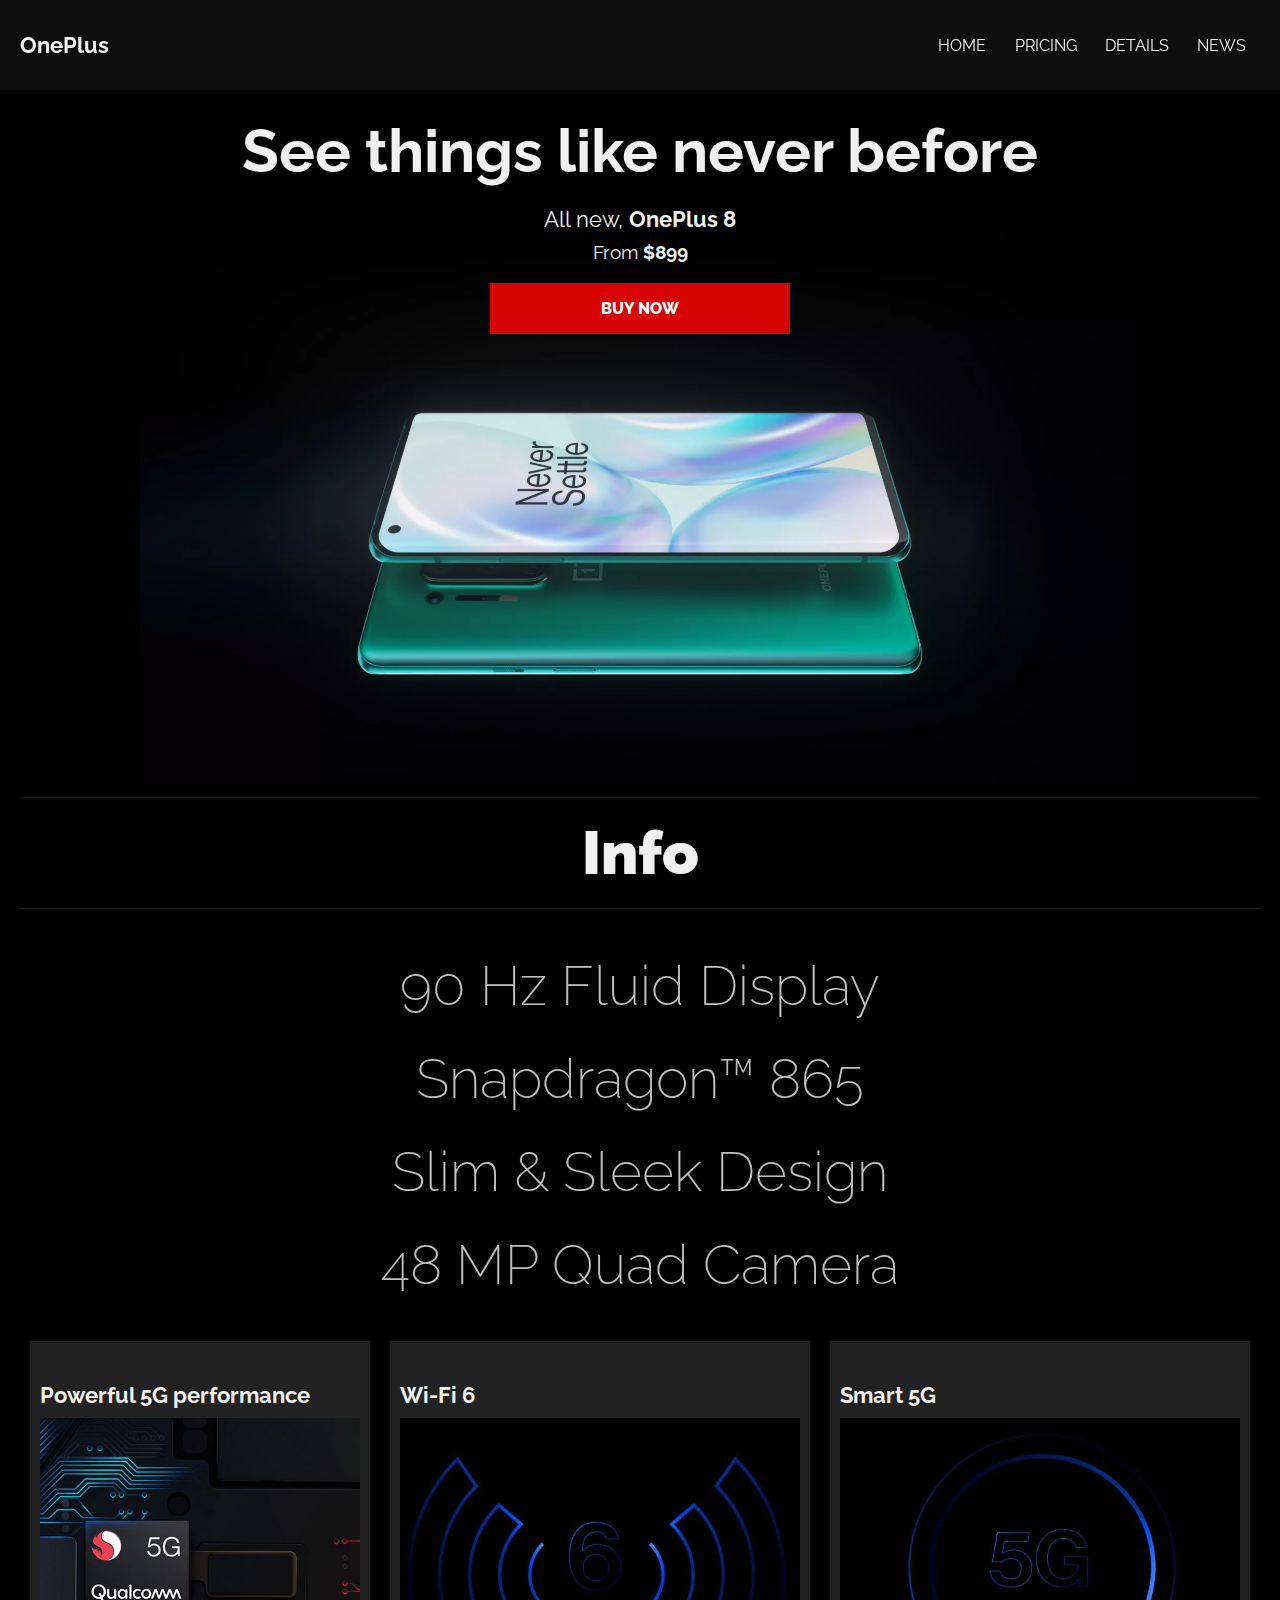
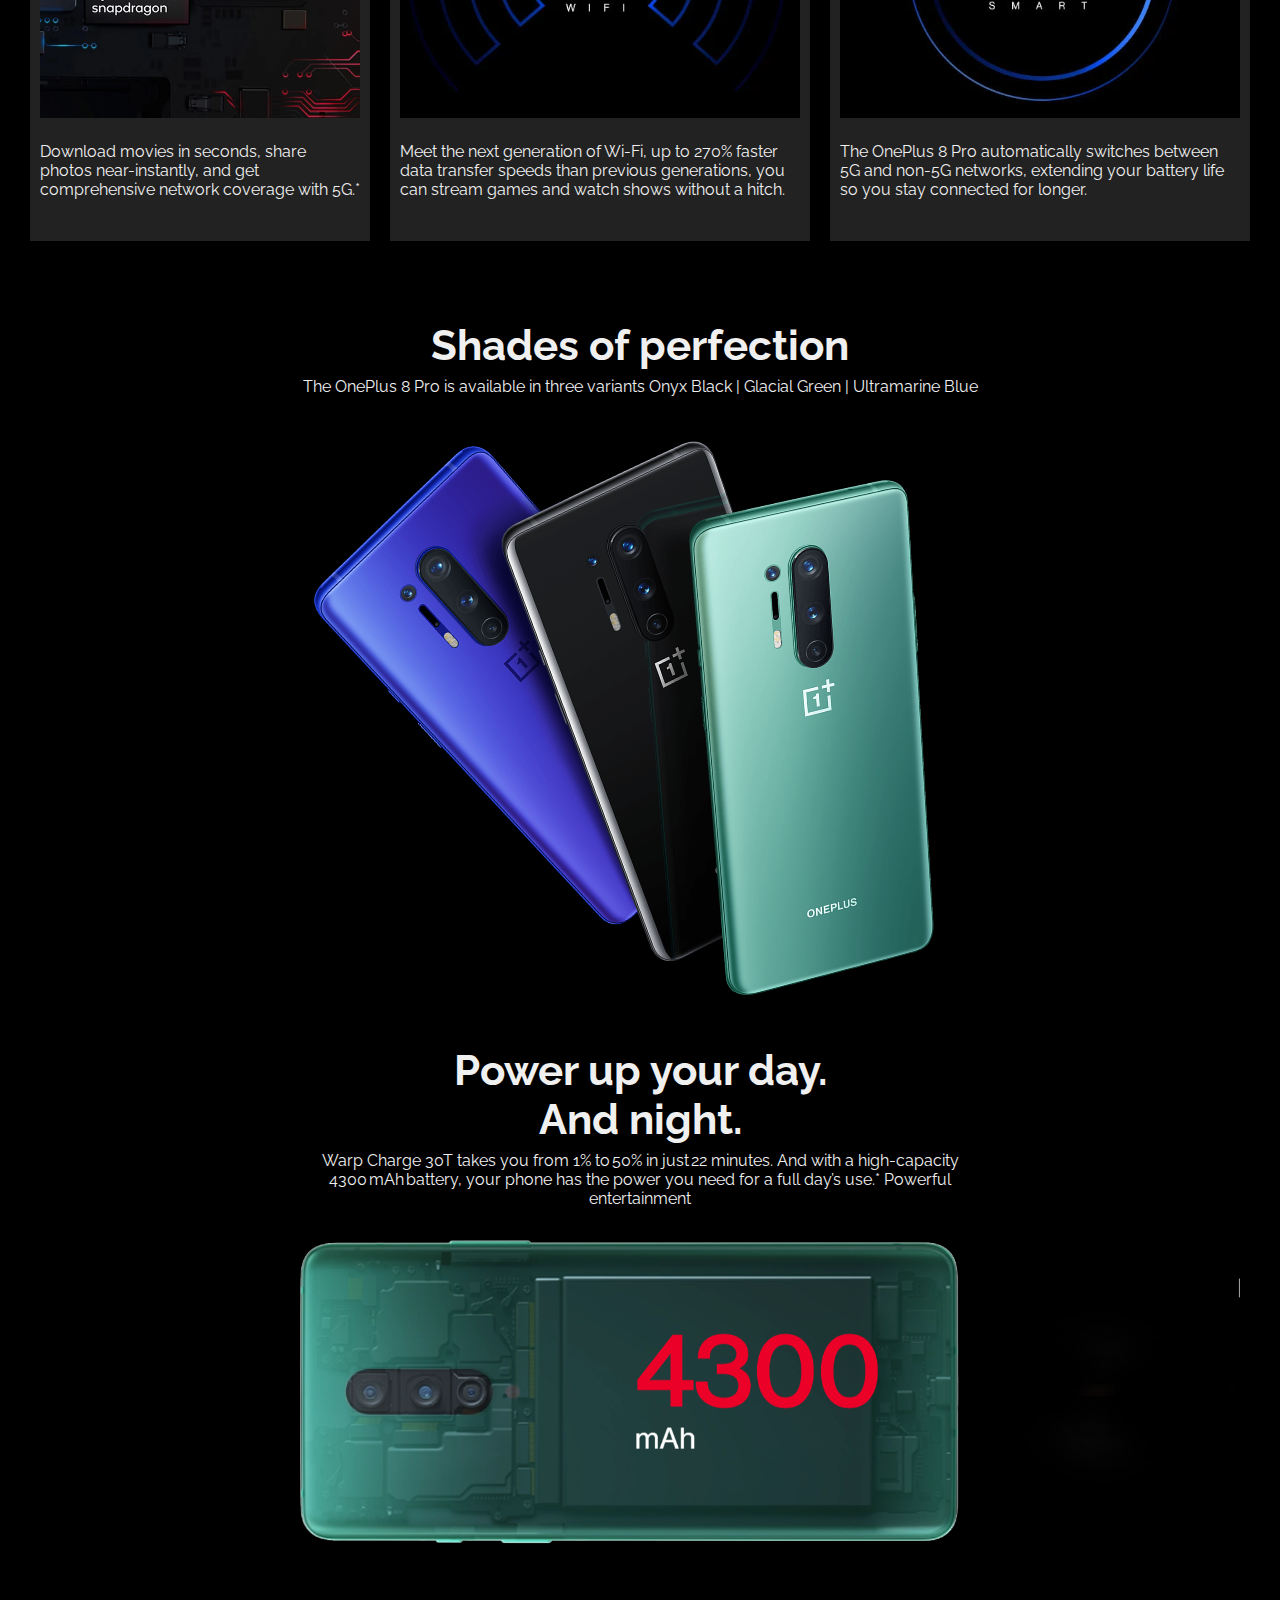
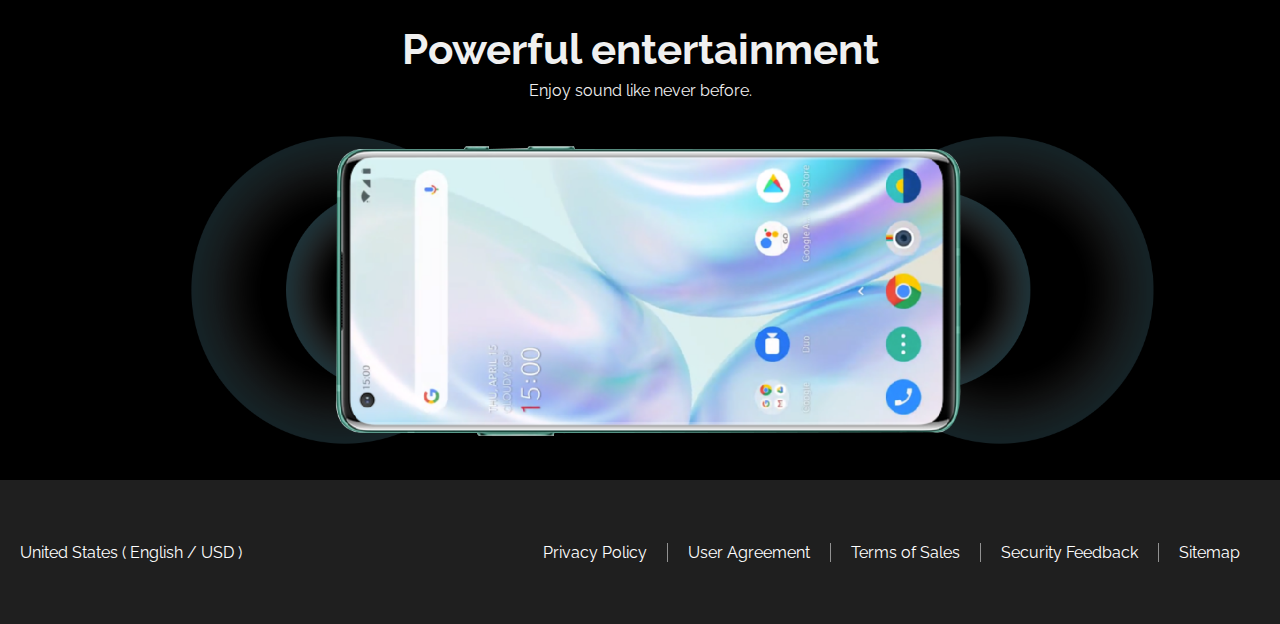
<file: index.html>
<!DOCTYPE html>
<html lang="en">
  <head>
    <meta charset="UTF-8" />
    <meta name="viewport" content="width=device-width, initial-scale=1.0" />
    <title>Landing Page demo</title>
    <link rel="stylesheet" href="./styles.css" />
  </head>
  <body>
    <header>
      <div class="logo">
        <h3>OnePlus </h3>
      </div>
      <input type="checkbox" class="nav-toggle" id="nav-toggle">
      <nav>
        <ul class="nav-items">
          <li class="nav-item"><a href="#!">Home</a></li>
          <li class="nav-item"><a href="#!">Pricing</a></li>
          <li class="nav-item"><a href="#!">Details</a></li>
          <li class="nav-item"><a href="#!">News</a></li>
        </ul>
      </nav>
      <label for="nav-toggle" class="nav-toggle-label">
        <div class="hamburger">
          <div class="line-1 line"></div>
          <div class="line-2 line"></div>
          <div class="line-3 line"></div>
  
        </div>
      </label>
    </header>
  </body>
    <main id="hero" class="hero">
      <div class="container">
        <div class="content-section">
          <h1 class="hero__title">
            See things like <span>never</span> <span>before</span>
          </h1>
          <p class="hero__detail">All new, <strong>OnePlus 8</strong></p>
          <span class="pricing">From <strong> $899</strong></span>
          <div class="cta">
            <a href="#!" class="btn btn--primary">Buy Now</a>
          </div>
        </div>
        <div class="image-section">
          <img class="hero__img" src="./images/oneplus8.webp" alt="One Plus" />

        </div>
      </div>
    </main>
    <section id="info">
      <div class="container">
        <div class="info-section">
          <h1 class="info-section__title section__title">Info</h1>
          <div class="features-container">
            <ul class="features">
              <li class="feature-item"><h1>90 Hz Fluid Display</h1></li>
              <li class="feature-item"><h1>Snapdragon™ 865</h1></li>
              <li class="feature-item">
                <h1>Slim & Sleek Design</h1>
              </li>
              <li class="feature-item"><h1>48 MP Quad Camera</h1></li>
            </ul>
          </div>
          <ul class="info-cards">
            <li class="info-card card-a">
              <div class="card__top">
                <h3 class="card__title">Powerful 5G performance</h3>
                <div class="card__img">
                  <img src="./images/5G.webp" alt="" />
                </div>
              </div>
              <div class="card__bottom">
                <p class="card__desc">
                  Download movies in seconds, share photos near-instantly, and
                  get comprehensive network coverage with 5G.*
                </p>
              </div>
            </li>

            <li class="info-card card-b">
              <div class="card__top">
                <h3 class="card__title">Wi-Fi 6</h3>
                <div class="card__img">
                  <img src="./images/wifi-m.webp" alt="" />
                </div>
              </div>
              <div class="card__bottom">
                <p class="card__desc">
                  Meet the next generation of Wi-Fi, up to 270% faster data
                  transfer speeds than previous generations, you can stream
                  games and watch shows without a hitch.
                </p>
              </div>
            </li>
            <li class="info-card card-c">
              <div class="card__top">
                <h3 class="card__title">Smart 5G</h3>
                <div class="card__img">
                  <img src="./images/smart-m.webp" alt="" />
                </div>
              </div>
              <div class="card__bottom">
                <p class="card__desc">
                  The OnePlus 8 Pro automatically switches between 5G and non-5G
                  networks, extending your battery life so you stay connected
                  for longer.
                </p>
              </div>
            </li>
          </ul>
        </div>
      </div>
    </section>

    <section id="details">
      <div class="container">
        <div class="details-section">
          <ul class="detail-items">
            <li class="detail-item">
              <div class="detail-item__top">
                <h1 class="detail-item__title">Shades of perfection</h1>
                <p class="detail-item__desc">
                  The OnePlus 8 Pro is available in three variants Onyx Black |
                  Glacial Green | Ultramarine Blue
                </p>
              </div>
              <div class="detail__shades">
                <div class="shades__container">
                  <div class="shade-1 shade">
                    <img src="./images/color_01.png" alt="" />
                  </div>
                  <div class="shade-2 shade">
                    <img src="./images/color_02.png" alt="" />
                  </div>
                  <div class="shade-3 shade">
                    <img src="./images/color_03.png" alt="" />
                  </div>
                </div>
              </div>
            </li>
            <li class="detail-item">
              <div class="detail-item__top">
                <h1 class="detail-item__title">
                  Power up your day. <br />
                  And night.
                </h1>
                <p class="detail-item__desc">
                  Warp Charge 30T takes you from 1% to 50% in just 22 minutes.
                  And with a high-capacity 4300 mAh battery, your phone has the
                  power you need for a full day’s use.* Powerful entertainment
                </p>
              </div>
              <div class="detail-item__img battery-img">
                <img class="" src="./images/battery.png" alt="" />
              </div>
            </li>
            <li class="detail-item">
              <div class="detail-item__top">
                <h1 class="detail-item__title">
                  Powerful entertainment
                </h1>
                <p class="detail-item_desc">
                  Enjoy sound like never before.
                </p>
              </div>
              <div class="speaker-img detail-item__img">
                <img src="./images/speakers.png" alt="" />
              </div>
            </li>
          </ul>
        </div>
      </div>
    </section>

    <footer>
      <div class="footer-items">
        <div class="left-items">

          <a href="#!">United States ( English / USD ) </a>
        </div>
        <ul class="right-items">
          <li class="r-item"><a href="#!">Privacy Policy</a></li>
          <li class="r-item"><a href="#!">User Agreement</a></li>
          <li class="r-item"><a href="#!">Terms of Sales</a></li>
          <li class="r-item"><a href="#!">Security Feedback</a></li>
          <li class="r-item"><a href="#!">Sitemap</a></li>
        </ul>
      </div>
    </footer>
  </body>
</html>
</file>
<file: styles.css>
@import url("https://fonts.googleapis.com/css2?family=Raleway:wght@100;200;300;400;500;600;700&display=swap");
*::before,
*::after,
* {
  margin: 0;
  padding: 0;
  box-sizing: border-box;
}
body {
  font-family: "Raleway", "sans-serif";
  color: rgb(240, 240, 240);
  overflow-x: hidden;
}

html {
  background-color: rgb(0, 0, 0);
  font-size: 10px;
}
p,
a {
  font-size: 1.6rem;
}
h1 {
  font-size: 4.2rem;
}
h2 {
  font-size: 3rem;
}
h3 {
  font-size: 2.2rem;
}
a {
  text-decoration: none;
}
li {
  list-style: none;
}


*{
  margin: 0;
  padding: 0;
  box-sizing: border-box;
}

header{
  display: flex;
  justify-content: space-between;
  align-items: center;
  padding: 0 2rem;
  position: fixed;
  width: 100%;
  height: 10vh;
  z-index: 1111;
  background-color: rgba(15, 15, 15, 0.938);
}
nav{
  position: absolute;
  top: 100%;
  right: -400px;
  width: 100%;
  display: flex;
  width: 300px;
  height: 100vh;
  flex-direction: column;
  align-items: center;
  background-color: rgba(15, 15, 15, 0.938);
  transition: right 450ms ease;
}
nav a{
  display: block;
  color: #fff;
  border-bottom: 0.41px solid rgba(255, 255, 255, 0.1);
  width: 250px;
  margin: 2rem 0;
  text-align: center;
  padding: 1rem 0;
  cursor: pointer;
}
nav li{
  list-style: none;
}

.hamburger .line{
  display: block;
  height: 1.8px;
  width: 3rem;
  background-color: rgb(214, 3, 3);
  margin: 0.51rem 0;
}
.nav-toggle:checked ~ nav{
  right: 0px;
   transition: right 450ms ease;
}
.nav-toggle{
  display: none;
}
.nav-item a{
  font-size: 1.6rem;
  cursor: pointer;
  margin: 0 1rem;
  display: block;
  height: 10vh;
  display: flex;
  align-items: center;
  transition: background-color 250ms ease;
  text-transform: uppercase;
}
.nav-item a:hover{
background-color: rgb(214, 3, 3, 0.6);
}
label .hamburger .line-3{
  transition: transform 550ms ease;
}
label .hamburger .line-2{
  transition: transform 600ms ease 1ms;
}
label .hamburger .line-1{
  transition: transform 420ms ease;
}
.nav-toggle:checked ~ label .hamburger .line-3{
  transform: rotate(90deg) translateY(8px);
}
.nav-toggle:checked ~ label .hamburger .line-2{
  transform: rotate(270deg) ;
}

.nav-toggle:checked ~ label .hamburger .line-1{
  transform: rotate(90deg) translateY(-8px);
}

@media only screen and (min-width: 600px)
{
  .nav-toggle-label{
    display: none;
  }
  nav{
  all: unset;
}
nav a{
  all: unset;
}
  nav ul{
    display: flex;
    flex-direction: row;
  }
  nav a{
    padding: 0 0.41rem;
    margin: 0 0.41rem;
    font-size: 1.2rem;
  }
}


.container {
  margin: 0 2rem;
}

#hero {
  overflow: hidden;
  
}

.hero .container {
  display: flex;
  margin-top: 4vh;
  flex-direction: column;
  text-align: center;
  justify-content: center;
}
.hero .content-section {
  display: flex;
  flex-direction: column;
  justify-content: center;
  z-index: 111;
  text-align: center;
}
.hero__title {
  margin-top: 8rem;
  font-size: 6rem;
}

.hero__detail {
  margin: 2rem 0 0.91rem 0;
  font-size: 2.2rem;
}
.pricing {
  font-size: 1.9rem;
  margin-bottom: 2rem;
}
.cta {
  display: flex;
  margin-bottom: 1rem;
  justify-content: center;
}
.btn {
  flex: 0.5;
  text-align: center;
  display: block;
  font-weight: 800;
  padding: 1.6rem 5rem;
  max-width: 300px;
  text-transform: uppercase;
}
.btn--primary {
  color: #fff;
  background-color: rgb(214, 3, 3);
  transition: transform 250ms ease;
}
.btn--primary:hover {
  transform: translateY(-5px);
}
.image-section {
  display: flex;
  flex-direction: column;
  align-items: center;
  justify-content: center;
  width: 100vw;
  transform: rotateZ(90deg);
  z-index: -1;
  padding: 10rem;
}
.hero__img {
  width: 900px;
}

@media only screen and (min-width: 1000px) {
  
  #hero {
    /* height: 600px; */
    display: flex;
    align-items: center;
    justify-content: center;
    width: 100vw;
  }
  .hero .container {
    display: flex;
    flex-direction: column;
    width: 100%;
    justify-content: space-around;
  }
  .hero .content-section {
    z-index: 111;
  }
  .hero .image-section {
    z-index: -111;
    padding: 0;
    margin: 0;
    transform: none;
    margin-top: -12rem;
  }
  .hero .image-section img {
    width: 1000px;
  }
}

/* info */

.features-container {
  padding: 2rem 0;
  width: 100%;
  text-align: center;
}
.features {
  display: flex;
  flex-direction: column;
}
.feature-item {
  margin: 0.2rem 0;
}
.feature-item h1 {
  font-size: 4rem;
  opacity: 0.8;
  padding: 1.2rem 0;
  font-weight: 200;
  transition: all ease-in-out 250ms;
}
.feature-item h1:hover {
  opacity: 1;
  font-weight: 800;
  transform: translateY(-5.5px);
}

.info-section {
  display: flex;
  flex-direction: column;
  justify-content: center;
}
.section__title {
  font-size: 6rem;
  font-weight: 900;
  padding: 2rem 0;
  width: 100%;
  text-align: center;
  border-top: 0.51px solid rgba(255, 255, 255, 0.091);
  border-bottom: 0.51px solid rgba(255, 255, 255, 0.091);
  margin: 1rem 0;
}
.info-section {
  display: flex;
  flex-direction: column;
  align-items: center;
  justify-content: center;
}

@media only screen and (min-width: 800px) {
  .feature-item h1 {
    font-size: 5.5rem;
  }
}

ul.info-cards {
  display: flex;
  flex-direction: column;
  margin-top: 1rem;
}
li.info-card {
  max-width: 420px;
  padding: 0.6rem 1rem;
  display: flex;
  flex-direction: column;
  justify-content: center;
  margin-bottom: 3rem;
  background-color: rgb(34, 34, 34);
  transition: transform 250ms ease, box-shadow 250ms ease;
}
.info-card:hover {
  box-shadow: 0px 0px 20px 0px rgba(55, 20, 211, 0.447);
}
.info-card::after {
  content: "";
  display: block;
  height: 0.11rem;
  margin: 1rem 0 0 0;
  background-color: rgb(214, 3, 3);
}
.info-card:hover {
  transform: translateY(-10px);
}
.card__top {
  display: flex;
  flex-direction: column;
  height: 360px;
}
.card__title {
  margin-bottom: 1rem;
}
.card__img {
  max-height: 300px;
  width: 100%;
}

.card__img img {
  width: 100%;
  height: 300px;
  object-fit: cover;
}

@media only screen and (min-width: 1034px) {
  ul.info-cards {
    display: flex;
    flex-direction: row;
    align-items: center;
    justify-content: center;
  }
  .info-card {
    margin: 0 1rem;
    min-width: 300px;
    height: 500px;
  }
  .info-card img {
    min-width: 100px;
    width: 100%;
  }
  .info-card::after {
    display: none;
  }
}

.detail-items {
  display: flex;
  flex-direction: column;
  justify-content: center;
  text-align: center;
}
.detail-item {
  margin: 5rem 0 0 0;
}
.detail-item h1 {
  margin-bottom: 0.71rem;
}
.detail-item__top {
  margin: 0 auto;
  max-width: 700px;
}
.detail-item .detail__shades {
  height: 69vh;
  display: flex;
  justify-content: center;
  align-items: center;
  overflow: hidden;
}
.shades__container {
  position: relative;
  width: 100%;
  max-width: 800px;
  display: flex;
  flex-direction: column;
  justify-content: center;
  align-items: center;
  margin: -5% -10% 0 0;
  height: inherit;
  transform: rotate(38deg);
}
.detail__shades:hover .shade-1 {
  transform: rotate(7deg);
}
.detail__shades:hover .shade-2 {
  transform: rotate(5deg);
}
.detail__shades:hover .shade-3 {
  transform: rotate(1deg);
}
.shade {
  position: absolute;
  transition: transform 250ms ease-in-out;
}

.shade img {
  max-width: 500px;
  width: 100%;
}
@media only screen and (min-width: 900px) {
  .shade img {
    min-width: 700px;
    max-width: 700px;
    width: 100%;
  }

  .detail-item .detail__shades {
    height: 600px;
    display: flex;
    justify-content: center;
    align-items: center;
    overflow: hidden;
  }
}
.shade-1 {
  z-index: 4;
}
.shade-2 {
  z-index: 3;
}

.detail-item__img {
  display: flex;
  align-items: center;
  justify-content: center;
  margin: 0 auto;
}
.battery-img img {
  width: 100%;
  min-width: 625px;
  max-width: 1200px;
}
.speaker-img img {
  width: 100%;
  min-width: 700px;
  max-width: 1400px;
}
.detail-item__img img:hover {
  transition: all .5s ease-out;
}
.detail-item__img img:hover {
  transform: scale(1.04) rotate(-1deg);
}

.footer-items {
  height: 20vh;
  background-color: rgb(31, 31, 31);
  color: white;
  display: flex;
  justify-content: space-between;
  padding: 0 2rem;
  align-items: center;
}

footer a {
  color: #fff;
  font-size: 1.2rem;
}
.right-items {
  display: flex;
  flex-direction: column;
}
.r-item {
  padding: 0 2rem;
  margin: 0.3rem 0;
}
.r-item:last-child {
  border: none;
}

.r-item a:hover {
  text-decoration: underline;
}

@media only screen and (min-width: 1100px) {
  .footer-items{
    height: 16vh;
  }
  footer a{
    font-size: 1.6rem;
  }
  .right-items {
    display: flex;
    flex-direction: row;
  }
  .r-item {
    border-right: 1px solid rgb(145, 145, 145);
    margin: 0 2rem;
    padding: 0 2rem;
    margin: 0.3rem 0;
  }
}
</file>
